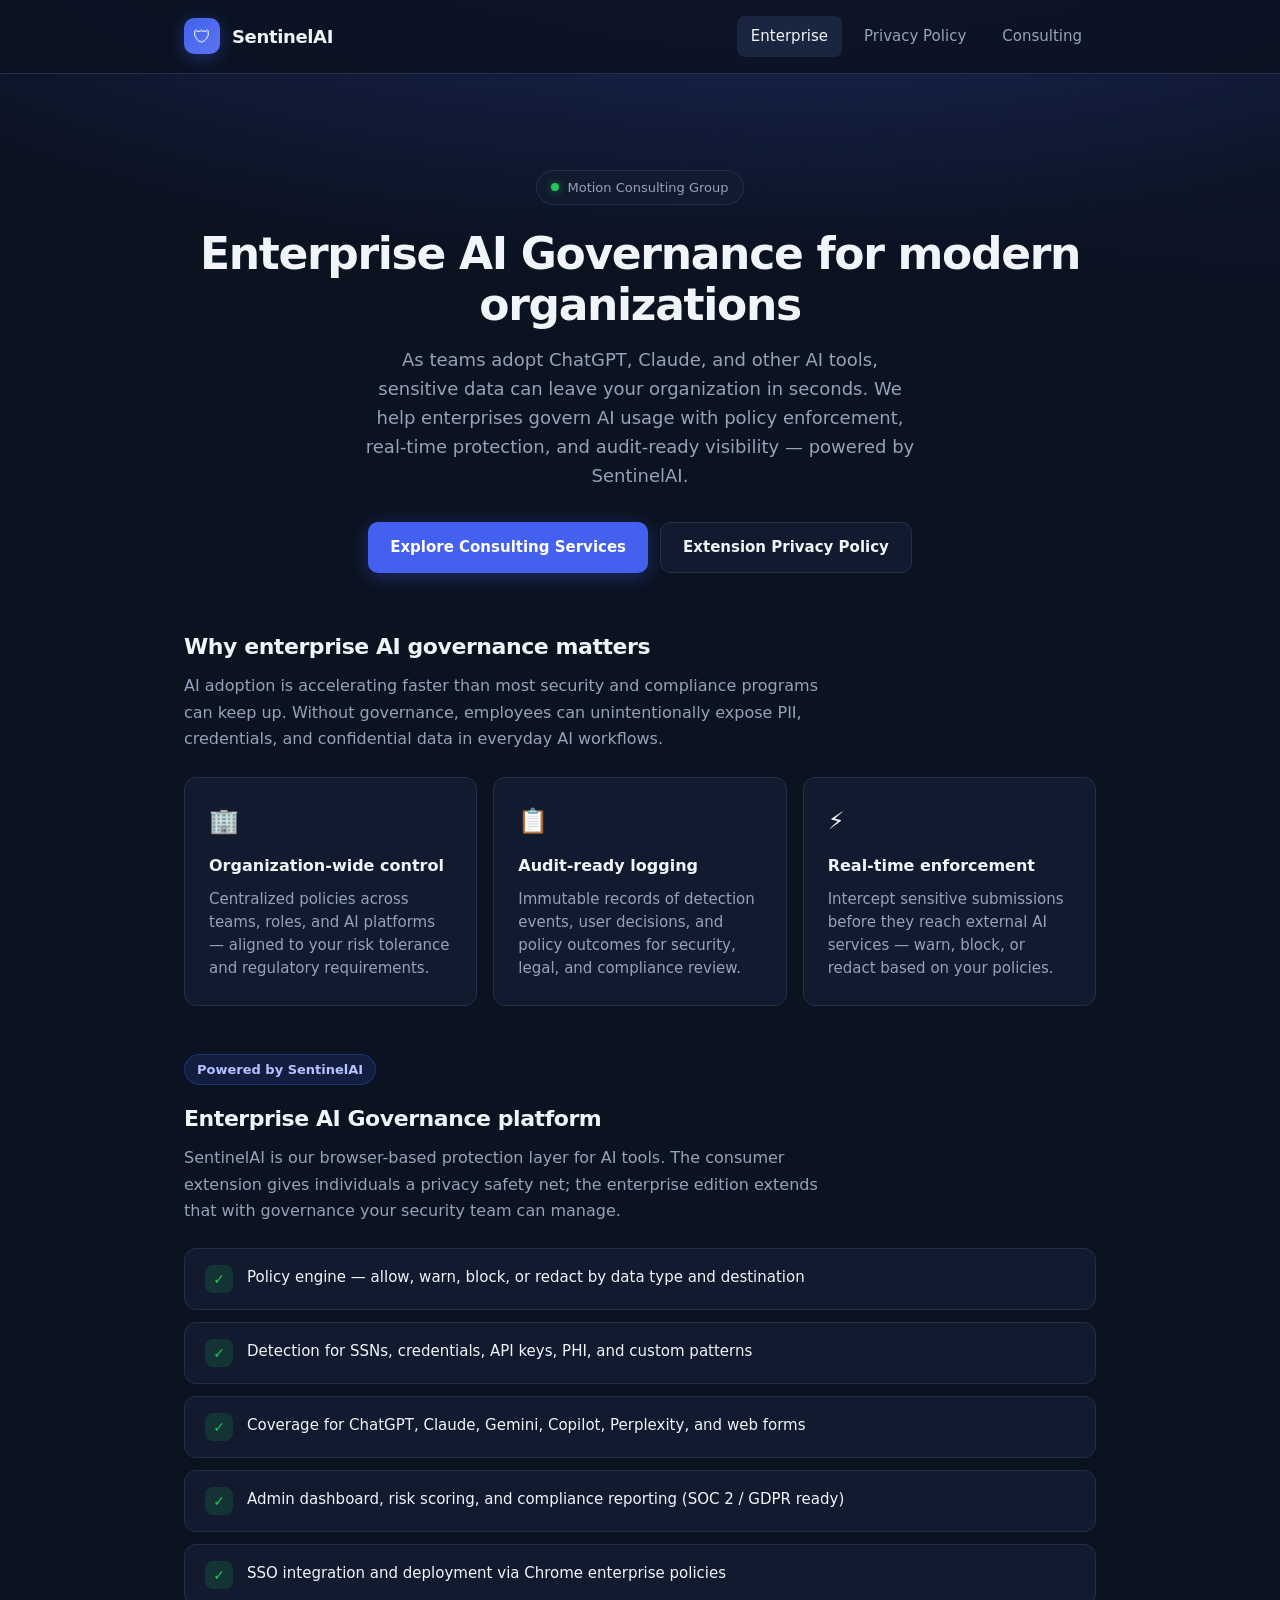
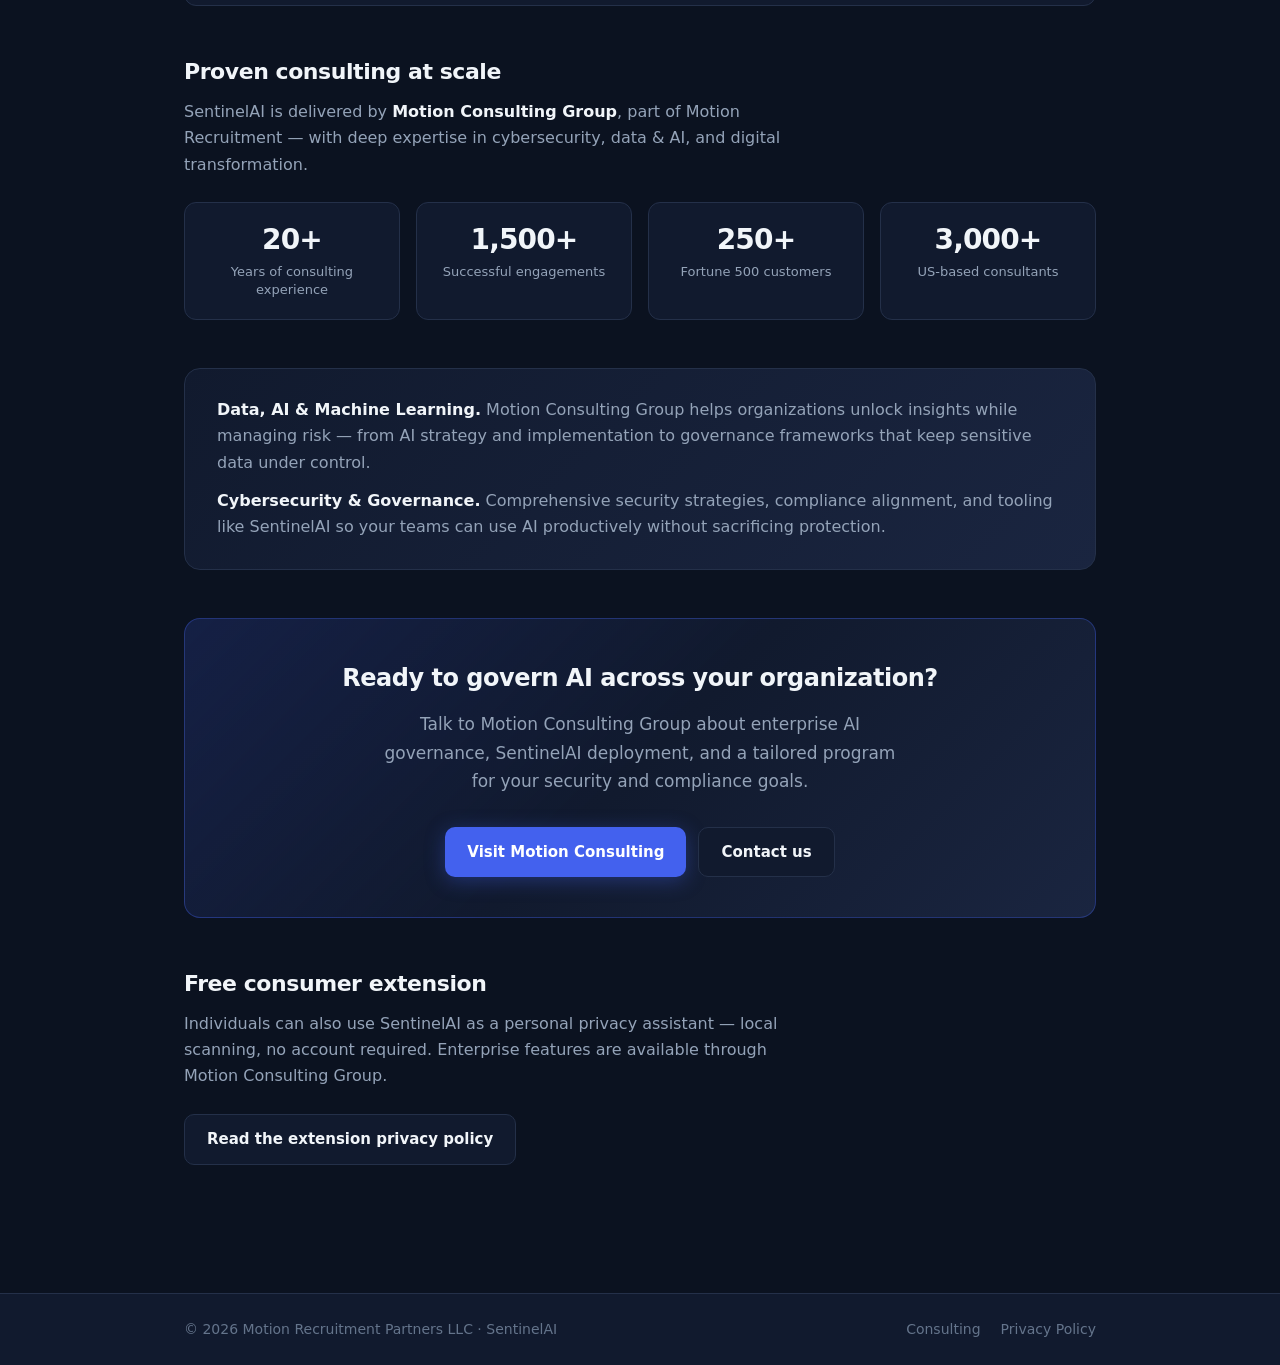
<file: index.html>
<!DOCTYPE html>
<html lang="en">
<head>
  <meta charset="UTF-8" />
  <meta name="viewport" content="width=device-width, initial-scale=1.0" />
  <meta name="description" content="Enterprise AI Governance from Motion Consulting Group — policy enforcement, audit logging, and SentinelAI protection for organizations using AI at scale." />
  <title>Enterprise AI Governance | Motion Consulting Group</title>
  <link rel="stylesheet" href="styles.css" />
</head>
<body>

  <header class="site-header">
    <div class="header-inner">
      <a class="brand" href="index.html">
        <span class="brand-icon" aria-hidden="true">🛡</span>
        <span class="brand-name">SentinelAI</span>
      </a>
      <nav class="nav">
        <a href="index.html" class="active">Enterprise</a>
        <a href="privacy.html">Privacy Policy</a>
        <a href="https://motionrecruitment.com/consulting" target="_blank" rel="noopener noreferrer">Consulting</a>
      </nav>
    </div>
  </header>

  <main>
    <section class="hero">
      <div class="hero-badge">
        <span aria-hidden="true"></span>
        Motion Consulting Group
      </div>
      <h1>Enterprise AI Governance for modern organizations</h1>
      <p class="lead">
        As teams adopt ChatGPT, Claude, and other AI tools, sensitive data can leave your
        organization in seconds. We help enterprises govern AI usage with policy enforcement,
        real-time protection, and audit-ready visibility — powered by SentinelAI.
      </p>
      <div class="cta-row" style="justify-content: center;">
        <a class="btn btn-primary" href="https://motionrecruitment.com/consulting" target="_blank" rel="noopener noreferrer">
          Explore Consulting Services
        </a>
        <a class="btn btn-secondary" href="privacy.html">Extension Privacy Policy</a>
      </div>
    </section>

    <section class="section">
      <h2 class="section-title">Why enterprise AI governance matters</h2>
      <p class="section-desc">
        AI adoption is accelerating faster than most security and compliance programs can keep up.
        Without governance, employees can unintentionally expose PII, credentials, and confidential
        data in everyday AI workflows.
      </p>
      <div class="card-grid">
        <article class="card">
          <div class="card-icon" aria-hidden="true">🏢</div>
          <h3>Organization-wide control</h3>
          <p>Centralized policies across teams, roles, and AI platforms — aligned to your risk tolerance and regulatory requirements.</p>
        </article>
        <article class="card">
          <div class="card-icon" aria-hidden="true">📋</div>
          <h3>Audit-ready logging</h3>
          <p>Immutable records of detection events, user decisions, and policy outcomes for security, legal, and compliance review.</p>
        </article>
        <article class="card">
          <div class="card-icon" aria-hidden="true">⚡</div>
          <h3>Real-time enforcement</h3>
          <p>Intercept sensitive submissions before they reach external AI services — warn, block, or redact based on your policies.</p>
        </article>
      </div>
    </section>

    <section class="section">
      <span class="product-badge">Powered by SentinelAI</span>
      <h2 class="section-title">Enterprise AI Governance platform</h2>
      <p class="section-desc">
        SentinelAI is our browser-based protection layer for AI tools. The consumer extension
        gives individuals a privacy safety net; the enterprise edition extends that with
        governance your security team can manage.
      </p>
      <ul class="feature-list">
        <li>
          <span class="icon yes" aria-hidden="true">✓</span>
          <span>Policy engine — allow, warn, block, or redact by data type and destination</span>
        </li>
        <li>
          <span class="icon yes" aria-hidden="true">✓</span>
          <span>Detection for SSNs, credentials, API keys, PHI, and custom patterns</span>
        </li>
        <li>
          <span class="icon yes" aria-hidden="true">✓</span>
          <span>Coverage for ChatGPT, Claude, Gemini, Copilot, Perplexity, and web forms</span>
        </li>
        <li>
          <span class="icon yes" aria-hidden="true">✓</span>
          <span>Admin dashboard, risk scoring, and compliance reporting (SOC 2 / GDPR ready)</span>
        </li>
        <li>
          <span class="icon yes" aria-hidden="true">✓</span>
          <span>SSO integration and deployment via Chrome enterprise policies</span>
        </li>
      </ul>
    </section>

    <section class="section">
      <h2 class="section-title">Proven consulting at scale</h2>
      <p class="section-desc">
        SentinelAI is delivered by <strong style="color: var(--text); font-weight: 600;">Motion Consulting Group</strong>,
        part of Motion Recruitment — with deep expertise in cybersecurity, data &amp; AI, and
        digital transformation.
      </p>
      <div class="stats-grid">
        <div class="stat-card">
          <span class="stat-value">20+</span>
          <span class="stat-label">Years of consulting experience</span>
        </div>
        <div class="stat-card">
          <span class="stat-value">1,500+</span>
          <span class="stat-label">Successful engagements</span>
        </div>
        <div class="stat-card">
          <span class="stat-value">250+</span>
          <span class="stat-label">Fortune 500 customers</span>
        </div>
        <div class="stat-card">
          <span class="stat-value">3,000+</span>
          <span class="stat-label">US-based consultants</span>
        </div>
      </div>
    </section>

    <section class="section">
      <div class="info-panel">
        <p>
          <strong style="color: var(--text);">Data, AI &amp; Machine Learning.</strong>
          Motion Consulting Group helps organizations unlock insights while managing risk —
          from AI strategy and implementation to governance frameworks that keep sensitive
          data under control.
        </p>
        <p>
          <strong style="color: var(--text);">Cybersecurity &amp; Governance.</strong>
          Comprehensive security strategies, compliance alignment, and tooling like SentinelAI
          so your teams can use AI productively without sacrificing protection.
        </p>
      </div>
    </section>

    <section class="section">
      <div class="enterprise-cta">
        <h2>Ready to govern AI across your organization?</h2>
        <p>
          Talk to Motion Consulting Group about enterprise AI governance, SentinelAI deployment,
          and a tailored program for your security and compliance goals.
        </p>
        <div class="cta-row" style="justify-content: center;">
          <a class="btn btn-primary" href="https://motionrecruitment.com/consulting" target="_blank" rel="noopener noreferrer">
            Visit Motion Consulting
          </a>
          <a class="btn btn-secondary" href="mailto:sean.dougherty@motioncg.com">Contact us</a>
        </div>
      </div>
    </section>

    <section class="section">
      <h2 class="section-title">Free consumer extension</h2>
      <p class="section-desc">
        Individuals can also use SentinelAI as a personal privacy assistant — local scanning,
        no account required. Enterprise features are available through Motion Consulting Group.
      </p>
      <a class="btn btn-secondary" href="privacy.html">Read the extension privacy policy</a>
    </section>
  </main>

  <footer class="site-footer">
    <div class="footer-inner">
      <span>© 2026 Motion Recruitment Partners LLC · SentinelAI</span>
      <div class="footer-links">
        <a href="https://motionrecruitment.com/consulting" target="_blank" rel="noopener noreferrer">Consulting</a>
        <a href="privacy.html">Privacy Policy</a>
      </div>
    </div>
  </footer>

</body>
</html>
</file>
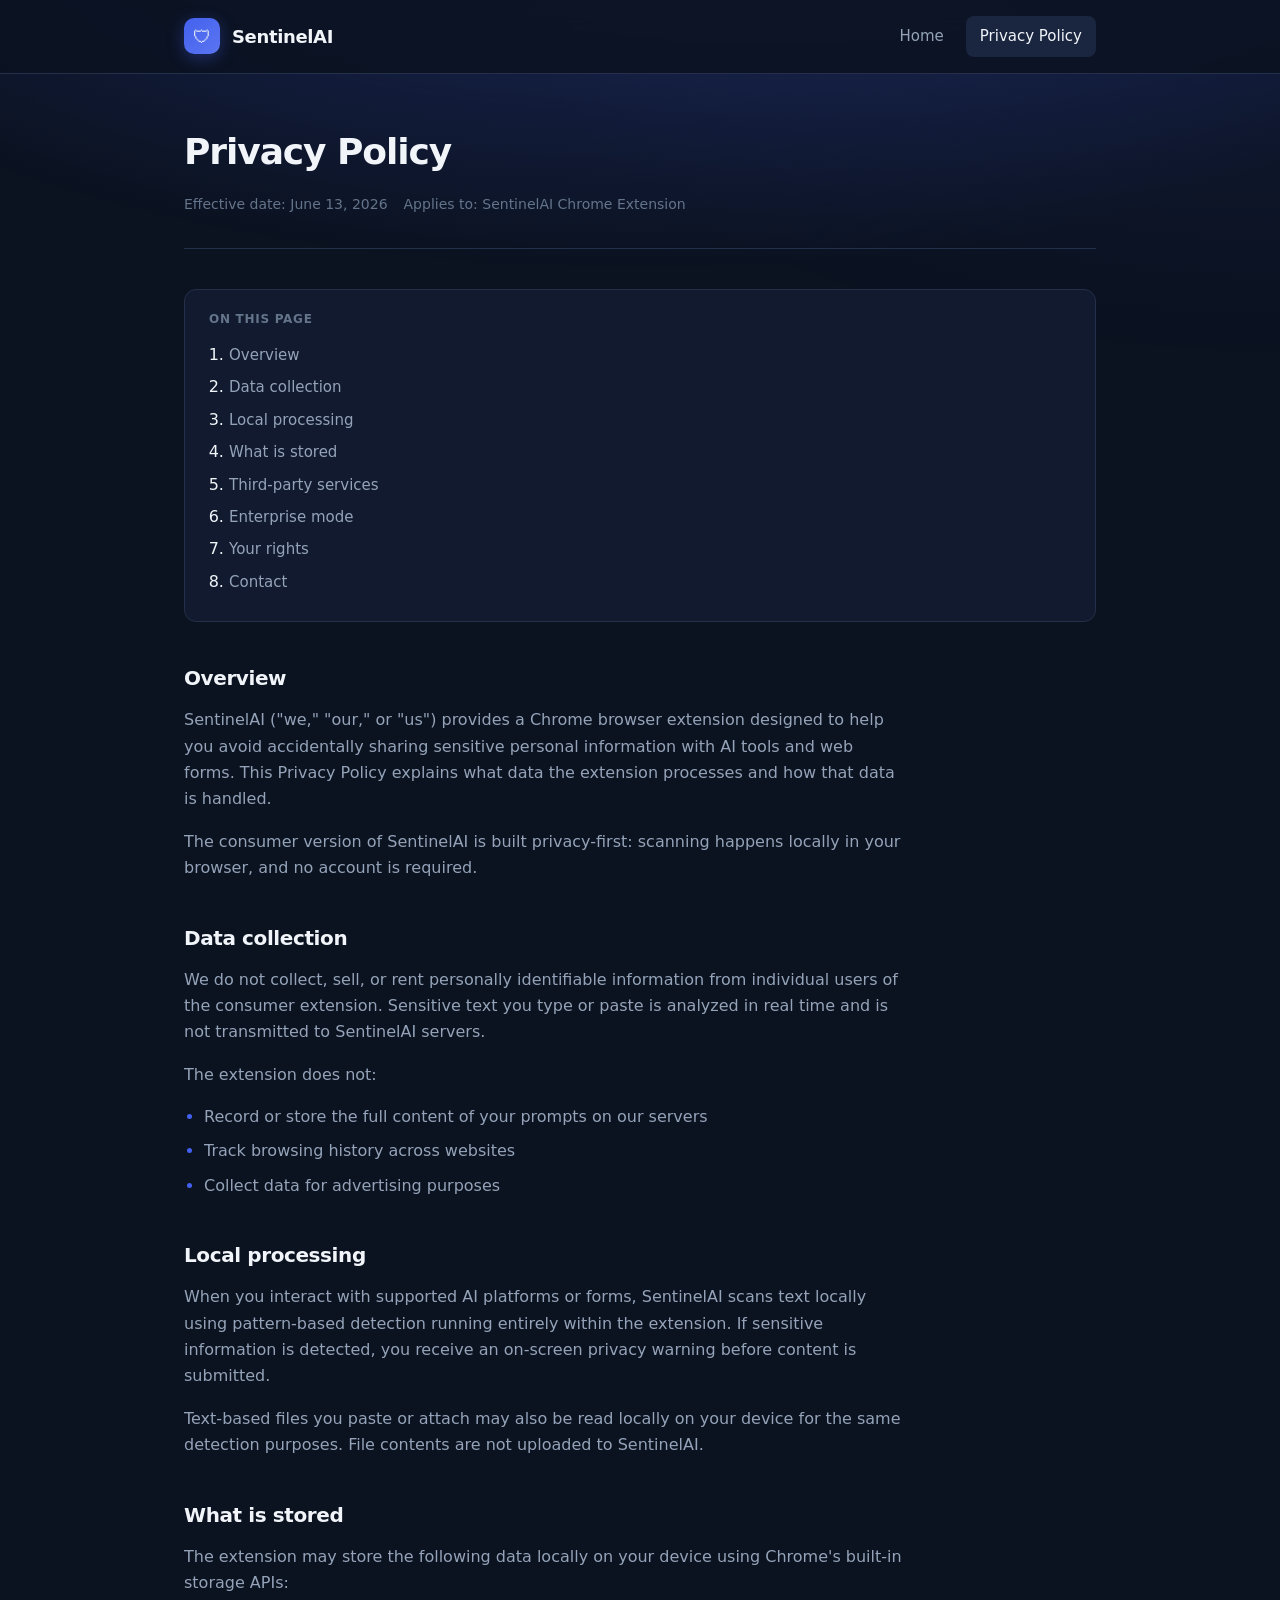
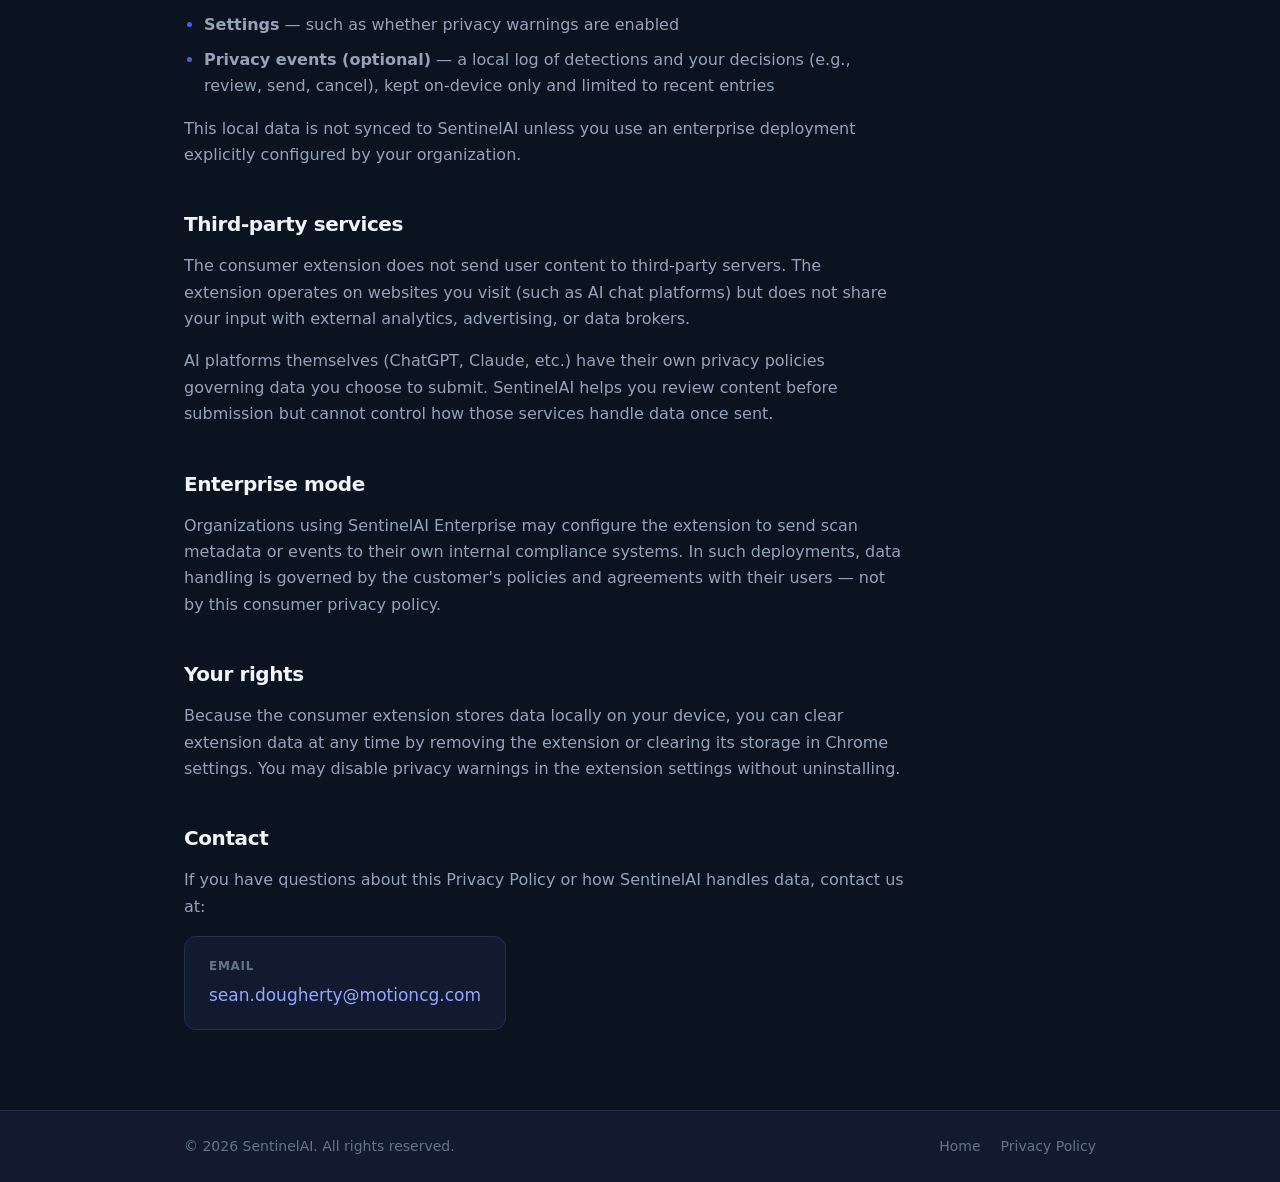
<file: privacy.html>
<!DOCTYPE html>
<html lang="en">
<head>
  <meta charset="UTF-8" />
  <meta name="viewport" content="width=device-width, initial-scale=1.0" />
  <meta name="description" content="SentinelAI Privacy Policy — how we handle data in the Chrome extension." />
  <title>Privacy Policy — SentinelAI</title>
  <link rel="stylesheet" href="styles.css" />
</head>
<body>

  <header class="site-header">
    <div class="header-inner">
      <a class="brand" href="index.html">
        <span class="brand-icon" aria-hidden="true">🛡</span>
        <span class="brand-name">SentinelAI</span>
      </a>
      <nav class="nav">
        <a href="index.html">Home</a>
        <a href="privacy.html" class="active">Privacy Policy</a>
      </nav>
    </div>
  </header>

  <main>
    <header class="prose-header">
      <h1>Privacy Policy</h1>
      <div class="prose-meta">
        <span>Effective date: June 13, 2026</span>
        <span>Applies to: SentinelAI Chrome Extension</span>
      </div>
    </header>

    <nav class="toc" aria-label="Table of contents">
      <p class="toc-title">On this page</p>
      <ol>
        <li><a href="#overview">Overview</a></li>
        <li><a href="#collection">Data collection</a></li>
        <li><a href="#local">Local processing</a></li>
        <li><a href="#storage">What is stored</a></li>
        <li><a href="#third-party">Third-party services</a></li>
        <li><a href="#enterprise">Enterprise mode</a></li>
        <li><a href="#rights">Your rights</a></li>
        <li><a href="#contact">Contact</a></li>
      </ol>
    </nav>

    <article class="prose">
      <h2 id="overview">Overview</h2>
      <p>
        SentinelAI ("we," "our," or "us") provides a Chrome browser extension designed to
        help you avoid accidentally sharing sensitive personal information with AI tools and
        web forms. This Privacy Policy explains what data the extension processes and how
        that data is handled.
      </p>
      <p>
        The consumer version of SentinelAI is built privacy-first: scanning happens locally
        in your browser, and no account is required.
      </p>

      <h2 id="collection">Data collection</h2>
      <p>
        We do not collect, sell, or rent personally identifiable information from individual
        users of the consumer extension. Sensitive text you type or paste is analyzed in
        real time and is not transmitted to SentinelAI servers.
      </p>
      <p>The extension does not:</p>
      <ul>
        <li>Record or store the full content of your prompts on our servers</li>
        <li>Track browsing history across websites</li>
        <li>Collect data for advertising purposes</li>
      </ul>

      <h2 id="local">Local processing</h2>
      <p>
        When you interact with supported AI platforms or forms, SentinelAI scans text locally
        using pattern-based detection running entirely within the extension. If sensitive
        information is detected, you receive an on-screen privacy warning before content is
        submitted.
      </p>
      <p>
        Text-based files you paste or attach may also be read locally on your device for
        the same detection purposes. File contents are not uploaded to SentinelAI.
      </p>

      <h2 id="storage">What is stored</h2>
      <p>
        The extension may store the following data locally on your device using Chrome's
        built-in storage APIs:
      </p>
      <ul>
        <li><strong>Settings</strong> — such as whether privacy warnings are enabled</li>
        <li><strong>Privacy events (optional)</strong> — a local log of detections and your
          decisions (e.g., review, send, cancel), kept on-device only and limited to recent entries</li>
      </ul>
      <p>
        This local data is not synced to SentinelAI unless you use an enterprise deployment
        explicitly configured by your organization.
      </p>

      <h2 id="third-party">Third-party services</h2>
      <p>
        The consumer extension does not send user content to third-party servers. The
        extension operates on websites you visit (such as AI chat platforms) but does not
        share your input with external analytics, advertising, or data brokers.
      </p>
      <p>
        AI platforms themselves (ChatGPT, Claude, etc.) have their own privacy policies
        governing data you choose to submit. SentinelAI helps you review content before
        submission but cannot control how those services handle data once sent.
      </p>

      <h2 id="enterprise">Enterprise mode</h2>
      <p>
        Organizations using SentinelAI Enterprise may configure the extension to send
        scan metadata or events to their own internal compliance systems. In such
        deployments, data handling is governed by the customer's policies and agreements
        with their users — not by this consumer privacy policy.
      </p>

      <h2 id="rights">Your rights</h2>
      <p>
        Because the consumer extension stores data locally on your device, you can clear
        extension data at any time by removing the extension or clearing its storage in
        Chrome settings. You may disable privacy warnings in the extension settings without
        uninstalling.
      </p>

      <h2 id="contact">Contact</h2>
      <p>
        If you have questions about this Privacy Policy or how SentinelAI handles data,
        contact us at:
      </p>
      <div class="contact-card">
        <span class="label">Email</span>
        <a href="mailto:sean.dougherty@motioncg.com">sean.dougherty@motioncg.com</a>
      </div>
    </article>
  </main>

  <footer class="site-footer">
    <div class="footer-inner">
      <span>© 2026 SentinelAI. All rights reserved.</span>
      <div class="footer-links">
        <a href="index.html">Home</a>
        <a href="privacy.html">Privacy Policy</a>
      </div>
    </div>
  </footer>

</body>
</html>
</file>
<file: styles.css>
:root {
  --bg: #0b1220;
  --surface: #111a2e;
  --surface-raised: #1a2540;
  --border: #243049;
  --text: #f1f5f9;
  --text-muted: #94a3b8;
  --text-subtle: #64748b;
  --accent: #4361ee;
  --accent-hover: #3a56d4;
  --accent-glow: rgba(67, 97, 238, 0.35);
  --success: #22c55e;
  --danger: #ef4444;
  --radius: 12px;
  --radius-lg: 16px;
  --max-width: 960px;
  --font: "Segoe UI", system-ui, -apple-system, BlinkMacSystemFont, sans-serif;
}

*,
*::before,
*::after {
  box-sizing: border-box;
}

html {
  scroll-behavior: smooth;
}

body {
  margin: 0;
  font-family: var(--font);
  font-size: 16px;
  line-height: 1.65;
  color: var(--text);
  background: var(--bg);
  min-height: 100vh;
}

body::before {
  content: "";
  position: fixed;
  inset: 0;
  background:
    radial-gradient(ellipse 80% 50% at 50% -20%, var(--accent-glow), transparent),
    radial-gradient(ellipse 60% 40% at 100% 0%, rgba(67, 97, 238, 0.08), transparent);
  pointer-events: none;
  z-index: 0;
}

a {
  color: #93a8ff;
  text-decoration: none;
  transition: color 0.15s ease;
}

a:hover {
  color: #b4c2ff;
}

.site-header {
  position: sticky;
  top: 0;
  z-index: 100;
  border-bottom: 1px solid var(--border);
  background: rgba(11, 18, 32, 0.85);
  backdrop-filter: blur(12px);
}

.header-inner {
  max-width: var(--max-width);
  margin: 0 auto;
  padding: 16px 24px;
  display: flex;
  align-items: center;
  justify-content: space-between;
  gap: 16px;
}

.brand {
  display: flex;
  align-items: center;
  gap: 12px;
  color: var(--text);
  text-decoration: none;
}

.brand:hover {
  color: var(--text);
}

.brand-icon {
  width: 36px;
  height: 36px;
  border-radius: 10px;
  background: linear-gradient(135deg, var(--accent), #5b75f0);
  display: flex;
  align-items: center;
  justify-content: center;
  font-size: 18px;
  box-shadow: 0 4px 16px var(--accent-glow);
}

.brand-name {
  font-weight: 700;
  font-size: 1.125rem;
  letter-spacing: -0.02em;
}

.nav {
  display: flex;
  align-items: center;
  gap: 8px;
}

.nav a {
  padding: 8px 14px;
  border-radius: 8px;
  color: var(--text-muted);
  font-size: 0.9375rem;
  font-weight: 500;
}

.nav a:hover {
  color: var(--text);
  background: var(--surface);
}

.nav a.active {
  color: var(--text);
  background: var(--surface-raised);
}

main {
  position: relative;
  z-index: 1;
  max-width: var(--max-width);
  margin: 0 auto;
  padding: 48px 24px 80px;
}

.hero {
  text-align: center;
  padding: 48px 0 56px;
}

.hero-badge {
  display: inline-flex;
  align-items: center;
  gap: 8px;
  padding: 6px 14px;
  border-radius: 999px;
  background: var(--surface);
  border: 1px solid var(--border);
  color: var(--text-muted);
  font-size: 0.8125rem;
  font-weight: 500;
  margin-bottom: 24px;
}

.hero-badge span {
  width: 8px;
  height: 8px;
  border-radius: 50%;
  background: var(--success);
  box-shadow: 0 0 8px rgba(34, 197, 94, 0.6);
}

.hero h1 {
  margin: 0 0 16px;
  font-size: clamp(2rem, 5vw, 2.75rem);
  font-weight: 800;
  letter-spacing: -0.03em;
  line-height: 1.15;
}

.hero .lead {
  margin: 0 auto;
  max-width: 560px;
  font-size: 1.125rem;
  color: var(--text-muted);
  line-height: 1.6;
}

.section {
  margin-bottom: 48px;
}

.section-title {
  margin: 0 0 8px;
  font-size: 1.375rem;
  font-weight: 700;
  letter-spacing: -0.02em;
}

.section-desc {
  margin: 0 0 24px;
  color: var(--text-muted);
  max-width: 640px;
}

.card-grid {
  display: grid;
  grid-template-columns: repeat(auto-fit, minmax(260px, 1fr));
  gap: 16px;
}

.card {
  background: var(--surface);
  border: 1px solid var(--border);
  border-radius: var(--radius);
  padding: 24px;
  transition: border-color 0.15s ease, box-shadow 0.15s ease;
}

.card:hover {
  border-color: rgba(67, 97, 238, 0.4);
  box-shadow: 0 8px 32px rgba(0, 0, 0, 0.25);
}

.card-icon {
  font-size: 1.5rem;
  margin-bottom: 12px;
}

.card h3 {
  margin: 0 0 8px;
  font-size: 1rem;
  font-weight: 600;
}

.card p {
  margin: 0;
  font-size: 0.9375rem;
  color: var(--text-muted);
  line-height: 1.55;
}

.feature-list {
  list-style: none;
  margin: 0;
  padding: 0;
  display: grid;
  gap: 12px;
}

.feature-list li {
  display: flex;
  align-items: flex-start;
  gap: 14px;
  padding: 16px 20px;
  background: var(--surface);
  border: 1px solid var(--border);
  border-radius: var(--radius);
  font-size: 0.9375rem;
}

.feature-list .icon {
  flex-shrink: 0;
  width: 28px;
  height: 28px;
  border-radius: 8px;
  display: flex;
  align-items: center;
  justify-content: center;
  font-size: 14px;
}

.feature-list .icon.yes {
  background: rgba(34, 197, 94, 0.15);
  color: var(--success);
}

.feature-list .icon.no {
  background: rgba(239, 68, 68, 0.12);
  color: var(--danger);
}

.info-panel {
  background: linear-gradient(135deg, var(--surface) 0%, var(--surface-raised) 100%);
  border: 1px solid var(--border);
  border-radius: var(--radius-lg);
  padding: 28px 32px;
}

.info-panel p {
  margin: 0;
  color: var(--text-muted);
}

.info-panel p + p {
  margin-top: 12px;
}

.contact-card {
  display: inline-flex;
  flex-direction: column;
  gap: 4px;
  padding: 20px 24px;
  background: var(--surface);
  border: 1px solid var(--border);
  border-radius: var(--radius);
}

.contact-card .label {
  font-size: 0.75rem;
  font-weight: 600;
  text-transform: uppercase;
  letter-spacing: 0.06em;
  color: var(--text-subtle);
}

.contact-card a {
  font-size: 1.0625rem;
  font-weight: 500;
}

.cta-row {
  display: flex;
  flex-wrap: wrap;
  gap: 12px;
  margin-top: 32px;
}

.btn {
  display: inline-flex;
  align-items: center;
  justify-content: center;
  gap: 8px;
  padding: 12px 22px;
  border-radius: 10px;
  font-size: 0.9375rem;
  font-weight: 600;
  text-decoration: none;
  transition: background 0.15s ease, transform 0.15s ease, box-shadow 0.15s ease;
}

.btn-primary {
  background: var(--accent);
  color: #fff;
  box-shadow: 0 4px 20px var(--accent-glow);
}

.btn-primary:hover {
  background: var(--accent-hover);
  color: #fff;
  transform: translateY(-1px);
}

.btn-secondary {
  background: var(--surface);
  color: var(--text);
  border: 1px solid var(--border);
}

.btn-secondary:hover {
  background: var(--surface-raised);
  color: var(--text);
}

/* Privacy policy prose */
.prose-header {
  margin-bottom: 40px;
  padding-bottom: 32px;
  border-bottom: 1px solid var(--border);
}

.prose-header h1 {
  margin: 0 0 12px;
  font-size: clamp(1.75rem, 4vw, 2.25rem);
  font-weight: 800;
  letter-spacing: -0.03em;
}

.prose-meta {
  display: flex;
  flex-wrap: wrap;
  gap: 16px;
  font-size: 0.875rem;
  color: var(--text-subtle);
}

.prose-meta span {
  display: flex;
  align-items: center;
  gap: 6px;
}

.prose {
  max-width: 720px;
}

.prose h2 {
  margin: 40px 0 12px;
  font-size: 1.25rem;
  font-weight: 700;
  letter-spacing: -0.02em;
  color: var(--text);
}

.prose h2:first-of-type {
  margin-top: 0;
}

.prose p {
  margin: 0 0 16px;
  color: var(--text-muted);
}

.prose ul {
  margin: 0 0 16px;
  padding-left: 1.25rem;
  color: var(--text-muted);
}

.prose li {
  margin-bottom: 8px;
}

.prose li::marker {
  color: var(--accent);
}

.toc {
  background: var(--surface);
  border: 1px solid var(--border);
  border-radius: var(--radius);
  padding: 20px 24px;
  margin-bottom: 40px;
}

.toc-title {
  margin: 0 0 12px;
  font-size: 0.75rem;
  font-weight: 600;
  text-transform: uppercase;
  letter-spacing: 0.06em;
  color: var(--text-subtle);
}

.toc ol {
  margin: 0;
  padding-left: 1.25rem;
}

.toc li {
  margin-bottom: 6px;
}

.toc a {
  font-size: 0.9375rem;
  color: var(--text-muted);
}

.toc a:hover {
  color: var(--text);
}

.site-footer {
  position: relative;
  z-index: 1;
  border-top: 1px solid var(--border);
  background: var(--surface);
}

.footer-inner {
  max-width: var(--max-width);
  margin: 0 auto;
  padding: 24px;
  display: flex;
  flex-wrap: wrap;
  align-items: center;
  justify-content: space-between;
  gap: 16px;
  font-size: 0.875rem;
  color: var(--text-subtle);
}

.footer-links {
  display: flex;
  gap: 20px;
}

.footer-links a {
  color: var(--text-subtle);
}

.footer-links a:hover {
  color: var(--text-muted);
}

.stats-grid {
  display: grid;
  grid-template-columns: repeat(auto-fit, minmax(140px, 1fr));
  gap: 16px;
  margin-top: 8px;
}

.stat-card {
  background: var(--surface);
  border: 1px solid var(--border);
  border-radius: var(--radius);
  padding: 20px;
  text-align: center;
}

.stat-value {
  display: block;
  font-size: 1.75rem;
  font-weight: 800;
  letter-spacing: -0.03em;
  color: var(--text);
  line-height: 1.2;
}

.stat-label {
  display: block;
  margin-top: 6px;
  font-size: 0.8125rem;
  color: var(--text-muted);
  line-height: 1.4;
}

.enterprise-cta {
  background: linear-gradient(135deg, rgba(67, 97, 238, 0.18) 0%, var(--surface) 50%, var(--surface-raised) 100%);
  border: 1px solid rgba(67, 97, 238, 0.35);
  border-radius: var(--radius-lg);
  padding: 40px 32px;
  text-align: center;
}

.enterprise-cta h2 {
  margin: 0 0 12px;
  font-size: 1.5rem;
  font-weight: 700;
  letter-spacing: -0.02em;
}

.enterprise-cta p {
  margin: 0 auto 24px;
  max-width: 520px;
  color: var(--text-muted);
  font-size: 1.0625rem;
}

.product-badge {
  display: inline-flex;
  align-items: center;
  gap: 8px;
  padding: 4px 12px;
  border-radius: 999px;
  background: rgba(67, 97, 238, 0.15);
  border: 1px solid rgba(67, 97, 238, 0.3);
  color: #b4c2ff;
  font-size: 0.8125rem;
  font-weight: 600;
  margin-bottom: 16px;
}

@media (max-width: 600px) {
  .header-inner {
    padding: 14px 16px;
  }

  main {
    padding: 32px 16px 64px;
  }

  .hero {
    padding: 32px 0 40px;
  }

  .info-panel {
    padding: 20px;
  }
}
</file>
